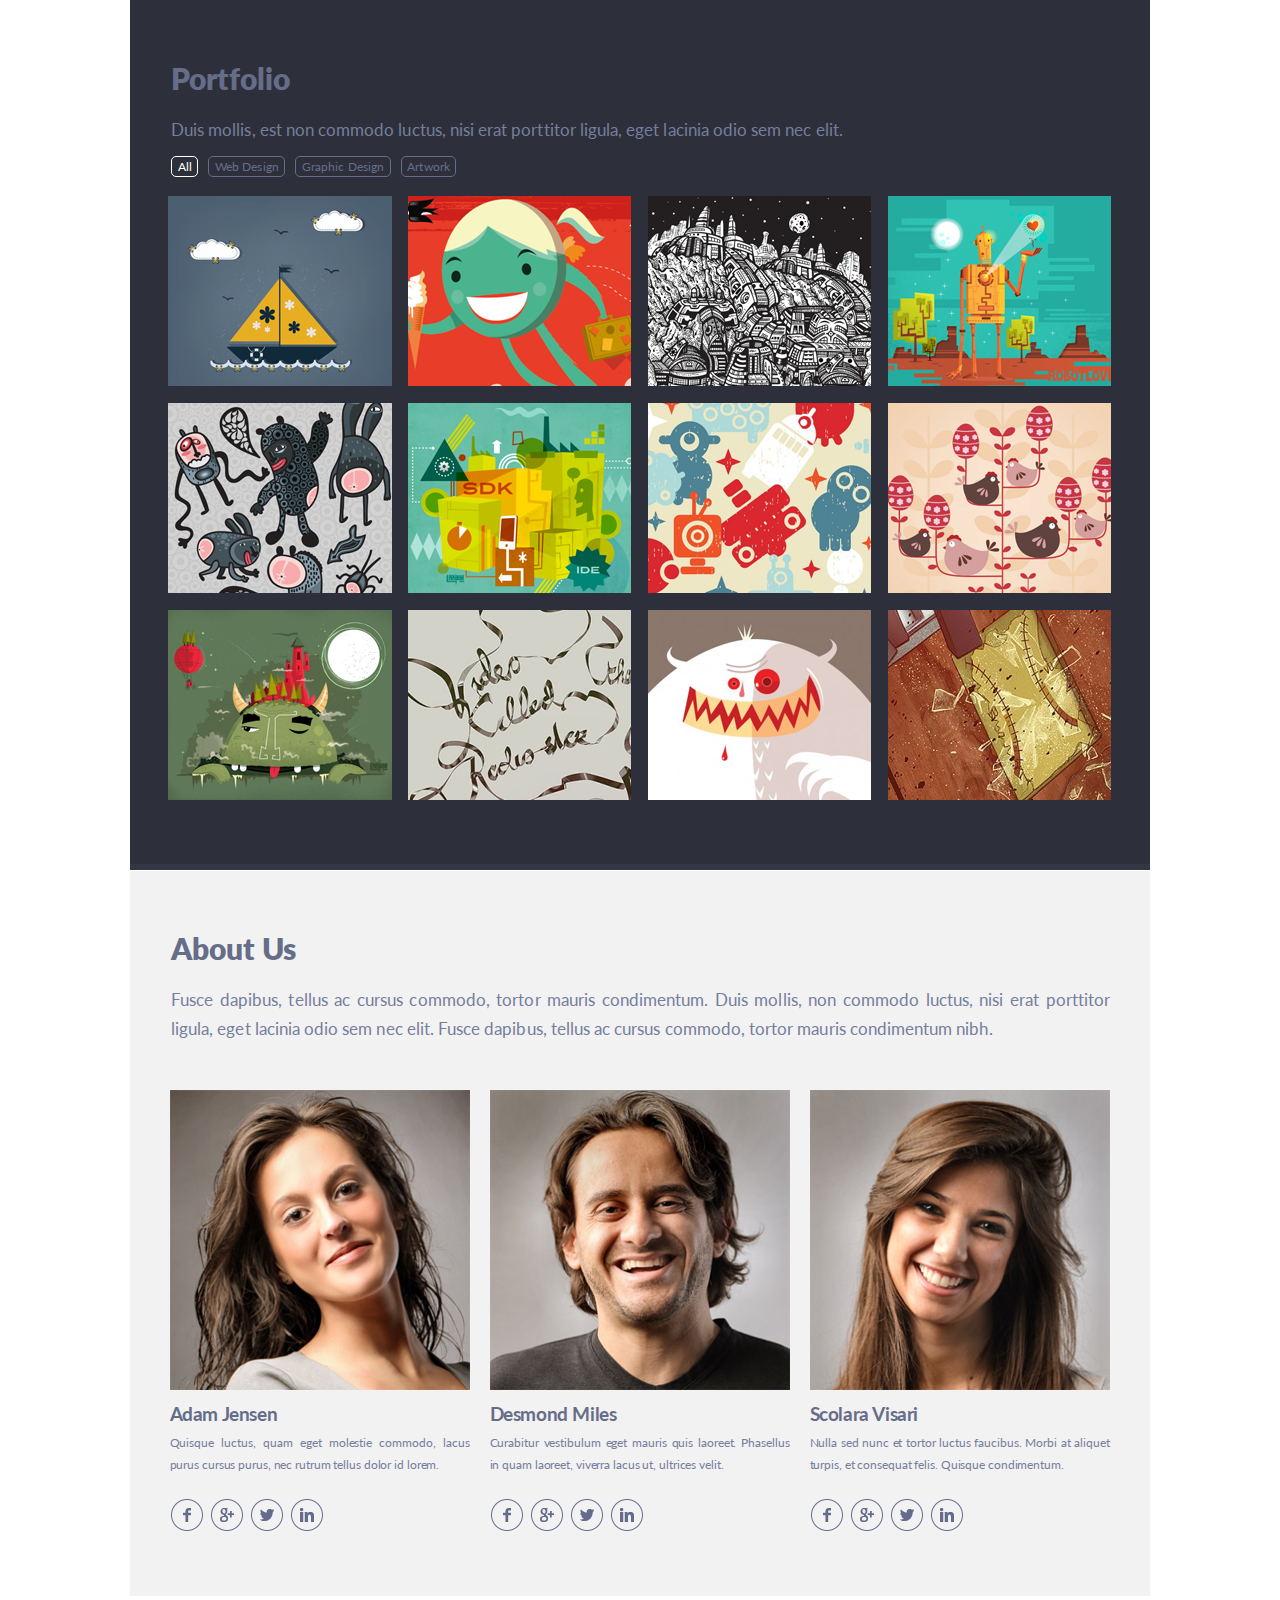
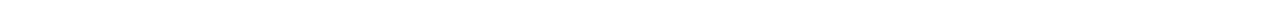
<file: singolo2.html>
<!DOCTYPE html>
<html lang="en" dir="ltr">
   <head>
      <meta charset="utf-8">
      <link rel="stylesheet" href="singolo2.css">
      <link href="https://fonts.googleapis.com/css?family=Lato:300,400,900&display=swap" rel="stylesheet">
      <title>singolo2</title>
   </head>
   <body>
      <div class="portfolio">
         <h1>Portfolio</h1>
         <p>Duis mollis, est non commodo luctus, nisi erat porttitor ligula, eget lacinia odio sem nec elit.</p>
         <nav>
            <a id="awhite"href="#">All</a>
            <a href="#">Web Design</a>
            <a href="#">Graphic Design</a>
            <a href="#">Artwork</a>
         </nav>
         <div class="gallery">
            <div class="pic"><img src="assets/Project@1X.png" alt="pro"></div>
            <div class="pic"><img src="assets/Project@1X (1).png" alt="pro"></div>
            <div class="pic"><img src="assets/Layer 9@1X.png" alt="pro"></div>
            <div class="pic"><img src="assets/Project@1X (2).png" alt="pro"></div>
            <div class="pic"><img src="assets/Project@1X (3).png" alt="pro"></div>
            <div class="pic"><img src="assets/Project@1X (4).png" alt="pro"></div>
            <div class="pic"><img src="assets/Layer 11@1X.png" alt="pro"></div>
            <div class="pic"><img src="assets/Layer 8@1X.png" alt="pro"></div>
            <div class="pic"><img src="assets/Project@1X (9).png" alt="pro"></div>
            <div class="pic"><img src="assets/Project@1X (10).png" alt="pro"></div>
            <div class="pic"><img src="assets/Project@1X (7).png" alt="pro"></div>
            <div class="pic"><img src="assets/Project@1X (8).png" alt="pro"></div>
         </div>
         <div class="about">
            <h1>About Us</h1>
            <p>Fusce dapibus, tellus ac cursus commodo, tortor mauris condimentum. Duis mollis, non commodo luctus, nisi erat porttitor ligula, eget lacinia odio sem nec elit. Fusce dapibus, tellus ac cursus commodo, tortor mauris condimentum nibh.</p>
            <div class="employee">
               <div class="person">
                  <img src="assets/photo@1X.png" alt="per">
                  <h3>Adam Jensen</h3>
                   <p>Quisque luctus, quam eget molestie commodo, lacus purus cursus purus, nec rutrum tellus dolor id lorem.</p>
                   <div class="social-icons">
                     <img src="assets/fb.png" alt="facebook">
                     <img src="assets/gl.png" alt="google">
                     <img src="assets/tw.png" alt="twitter">
                     <img src="assets/in.png" alt="linkedin">
                  </div>
               </div>
               <div class="person">
                  <img src="assets/photo@1X (1).png" alt="per">
                  <h3>Desmond Miles</h3>
                   <p>Curabitur vestibulum eget mauris quis laoreet. Phasellus in quam laoreet, viverra lacus ut, ultrices velit.</p>
                   <div class="social-icons">
                     <img src="assets/fb.png" alt="facebook">
                     <img src="assets/gl.png" alt="google">
                     <img src="assets/tw.png" alt="twitter">
                     <img src="assets/in.png" alt="linkedin">
                  </div>
               </div>

               <div class="person">
                  <img src="assets/photo@1X (2).png" alt="per">
                  <h3>Scolara Visari</h3>
                   <p>Nulla sed nunc et tortor luctus faucibus. Morbi at aliquet turpis, et consequat felis. Quisque condimentum.</p>
                   <div class="social-icons">
                     <img src="assets/fb.png" alt="facebook">
                     <img src="assets/gl.png" alt="google">
                     <img src="assets/tw.png" alt="twitter">
                     <img src="assets/in.png" alt="linkedin">
                  </div>
               </div>
            </div>
         </div>
      </div>
   </body>
</html>
</file>
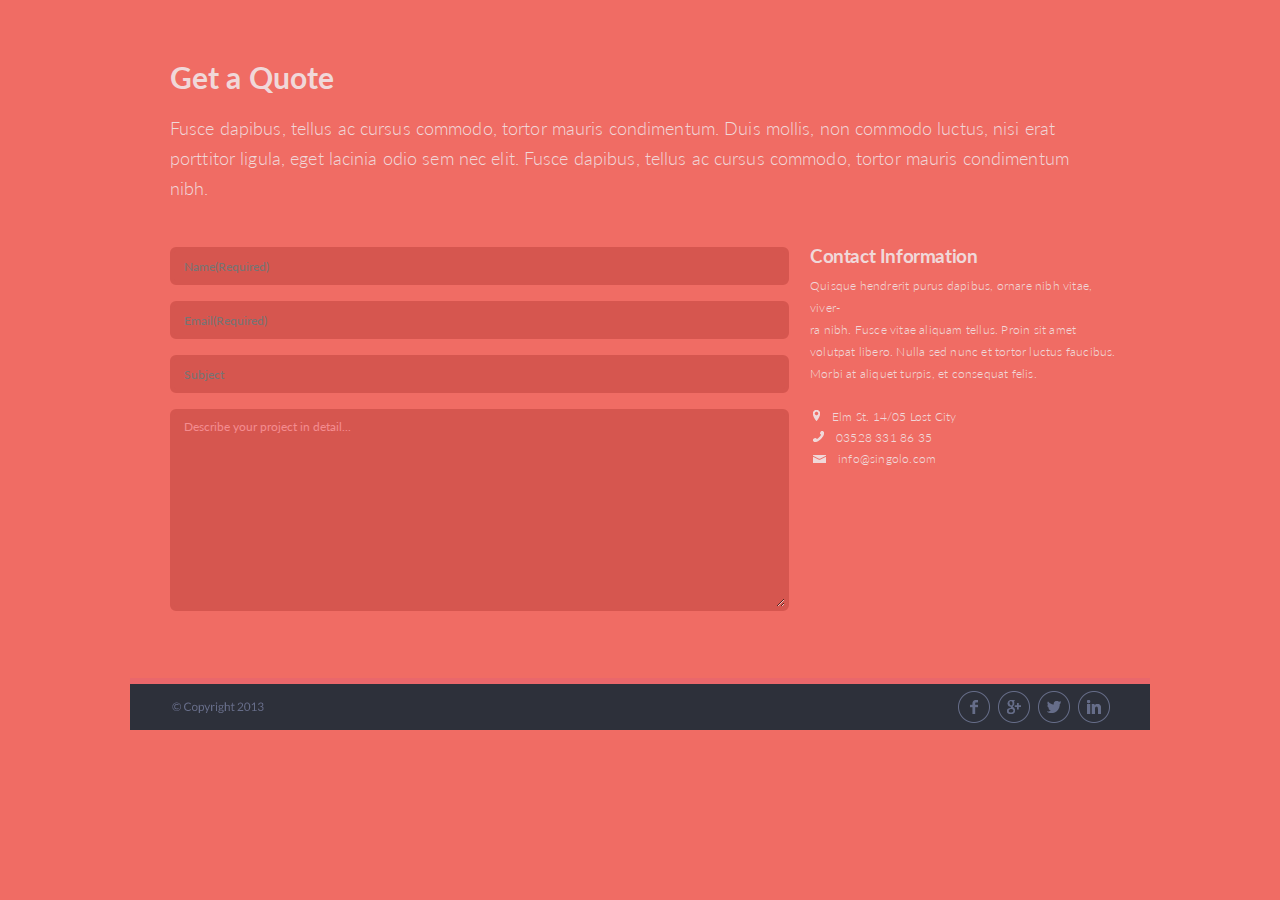
<file: singolo3.html>
<!DOCTYPE html>
<html lang="en" dir="ltr">
   <head>
      <meta charset="utf-8">
      <link href="https://fonts.googleapis.com/css?family=Lato:300,400,900&display=swap" rel="stylesheet">
      <link rel="stylesheet" href="singolo3.css">
      <title>Singolo3</title>
   </head>
   <body>
      <div class="footer__wrap">
         <h2 id="footer__h2">Get a Quote</h2>
         <p>Fusce dapibus, tellus ac cursus commodo, tortor mauris condimentum. Duis mollis, non commodo luctus, nisi erat porttitor ligula, eget lacinia odio sem nec elit. Fusce dapibus, tellus ac cursus commodo, tortor mauris condimentum nibh.</p>
         <div class="wrap">

            <div class="form__wrap">
               <form class="forms" action="singolo3.html" method="post">
                  <input type="text" name="name_input" value="" placeholder="Name(Required)" required>
                  <input type="email" name="email" value="" placeholder="Email(Required)" required>
                  <input type="text" name="subject" value="" placeholder="Subject">
                  <textarea name="name" rows="8" cols="80">Describe your project in detail...</textarea>
               </form>
            </div>

            <div class="contact__info">
               <h3 id="contact__h3">Contact Information</h3>
               <p>Quisque hendrerit purus dapibus, ornare nibh vitae, viver-<br> ra nibh. Fusce vitae aliquam tellus. Proin sit amet volutpat libero. Nulla sed nunc et tortor luctus faucibus. Morbi at aliquet turpis, et consequat felis. </p>

               <span id="span1"><img src="assets/location@1X.png" alt="geo" height="11px"><p id="contact_text">Elm St. 14/05 Lost City</p></span>
               <span><img src="assets/phone@1X (1).png" alt="phone" height="11px"><p id="contact_text">03528 331 86 35</p></span>
               <span><img src="assets/mail@1X.png" alt="geo" height="8px"><p id="contact_text">info@singolo.com</p></span>
            </div>

         </div>
         <footer>
            <img id="copyright" src="assets/copyright.png" alt="">
            <div class="socials">
               <div class="s_icon">
                  <img src="assets/facebook@1X.png" alt="f">
               </div>
               <div class="s_icon">
                  <img src="assets/google+@1X.png" alt="f">
               </div>
               <div class="s_icon">
                  <img src="assets/twitter@1X.png" alt="f">
               </div>
               <div class="s_icon">
                  <img src="assets/linkedin@1X.png" alt="f">
               </div>
            </div>
         </footer>
      </div>

   </body>
</html>
</file>
<file: singolo2.css>
*{
   margin: 0px;
   padding: 0px;
}

.portfolio{
   display: flex;
   margin-left: auto;
   margin-right: auto;
   width: 1020px;
   height: 864px;
   border-bottom: 6px solid #323746;
   background-color: #2d303a;
   flex-direction: column;
}
.portfolio h1{
   font-family: 'Lato';
   font-size: 30px;
   font-weight: 800;
   color: rgba(102, 109, 137, 255);
   margin: 60px 0px 0px 41px;
   letter-spacing: 0.0025px;
}
.about h1{
   font-family: 'Lato';
   font-size: 30px;
   font-weight: 800;
   color: rgba(102, 109, 137, 255);
   margin: 59px 0px 0px 41px;
   letter-spacing: 0.00025px;
}
.about p{
   font-size: 13pt;
   font-family: "Lato";
   color: rgb(118, 126, 158);
   line-height: 1.75;
   margin: 20px 0px 0px 41px;
   letter-spacing: 0.05px;
   width: 939px;
   text-align: justify;
   }
.portfolio p{
     font-size: 13pt;
     font-family: "Lato";
     color: rgb(118, 126, 158);
     line-height: 1.667;
     margin: 20px 0px 0px 41px;
     letter-spacing: 0.05px;
}
nav{
   width: 100%;
   display: flex;
   margin-left: 41px;
   margin-top: 11px;
}
#awhite{
   color: #fff;
   border: 1px solid #fff;
}
nav a{
   display: block;
   text-decoration: none;
   color: #666d89;
   text-align: center;
   font-family: 'Lato';
   font-weight: 400;
   letter-spacing: 0.1px;
   padding: 2.3px 5.5px;
   border: 1px solid #666d89;
   border-radius: 5px;
   font-size: 12px;
   margin-right: 10px;
}
.gallery{
   width: 944px;
   margin-top: 19px;
   margin-left: auto;
   margin-right: auto;
   margin-bottom: 71px;
   display: grid;
   grid-template-columns: 223px 223px 223px 223px;
   grid-column-gap: 17px;
   grid-row-gap: 17px;
}
.pic{
   width: 223px;
   height: 190px;
}
.gallery .pic{
   background-image: url("assets/Project@1X.png") top center no-repeat;
}
.about{
   display: block;
   width: 100%;
   background-color: #f2f2f2;
   padding-bottom: 61px;
   border-bottom: 6px solid #fff;
}
.employee{
   margin-top: 46px;
   width: 941px;
   margin-left: auto;
   margin-right: auto;
   display: grid;
   grid-template-columns: 300px 300px 300px;
   grid-column-gap: 20px;
}
.person p {
  font-weight: 400;
  position: relative;
  font-size: 12px;
  letter-spacing: -0.1px;
  line-height: 22px;
  margin: 0px;
  width: 300px;
  color: rgba(118, 126, 158, 255);
  letter-spacing: -0.1px;
}
.person h3 {
   margin-top: 13px;
   margin-bottom: 7px;
   font-family: "Lato";
  color: #666d89;
  letter-spacing: -0.4px;
  white-space: nowrap;
  position: relative;
}
.person{
   display: flex;
   flex-direction: column;
}
.social-icons{
   margin-top: 23px;
   margin-left: 1px;
}
.social-icons img{
   margin-right: 4px;
}
</file>
<file: singolo3.css>
*{
   margin: 0px;
}
#footer__h2{
font-family: "Lato";
font-weight: bold;
font-size: 29.5px;
color: rgba(240, 216, 217, 255);
letter-spacing: 0.1px;
margin: 60px 0px 0px 40px;
}

body{
   background-color: #f06c64;
   display: flex;
   width: 100%;
   height: 730px;
}

.footer__wrap{
   display: flex;
   width: 1020px;
   margin-left: auto;
   margin-right: auto;
   flex-direction: column;
}

.footer__wrap p{
   margin-left: 40px;
   margin-top: 18px;
   font-family: "Lato";
   font-weight: 300;
   font-size: 18px;
   color: rgba(240, 216, 217, 255);
   width: 940px;
   line-height: 30px;
   letter-spacing: 0.12px;
}
.forms{
   margin-left: 40px;
   margin-top: 44px;
}
input{
   width: 591px;
   padding: 0px 10px;
   height: 30px;
   border: 4px solid #d6564f;
   border-radius: 6px;
   background-color: #d6564f;
   font-family: "Lato";
   font-size: 12px;
   text-align: justify;
   color: #fff;
   margin-bottom: 16px;
}

textarea{
   width: 591px;
   padding: 6px 10px;
   height: 182px;
   border: 4px solid #d6564f;
   border-radius: 6px;
   background-color: #d6564f;
   font-family: "Lato";
   font-size: 12px;
   text-align: justify;
   color: rgba(244, 140, 143, 255);
   margin-bottom: 63px;
}
.forms{
   width: 620px;
}
.wrap{
   display: flex;
   flex-direction: row;
}
#contact__h3{
   font-family: "Lato";
   font-weight: bold;
   color: rgba(240, 216, 217, 255);
   text-align: justify;
   margin-top: 42px;
   margin-left: 20px;
   letter-spacing: -0.4px;
}
.wrap p{
   margin-top: 8px;
   letter-spacing: 0.2px;
   margin-left: 20px;
   width: 310px;
   font-size: 12px;
   line-height: 22px;
}
#span1{
   margin-top: 21px;
}
span{
   margin-left: 23px;
   margin-top: 1px;
   width: 300px;
   height: 20px;
   display: flex;
   flex-direction: row;
   justify-content:  center;
   align-items: baseline;
}

#contact_text{
   margin: 0px;
   margin-left: 12px;
}
footer{
   border-top: 6px solid #ea676b;
   width: 100%;
   height: 76px;
   background-color: #2d303a;
   display: flex;
   flex-direction: row;
   align-items: center;
}
#copyright{
   margin-left: 42px;
   height: 11px;
   width: 92px;
}
.socials{
   margin-left: 694px;
   display: flex;
   flex-direction: row;
   justify-content: space-between;
}
.s_icon{
   background-image: url("assets/Ellipse 2@1X.png");
   height: 32px;
   width: 32px;
   display:  flex;
   align-items: center;
   justify-content: center;
   margin-right: 8px;

}
</file>
